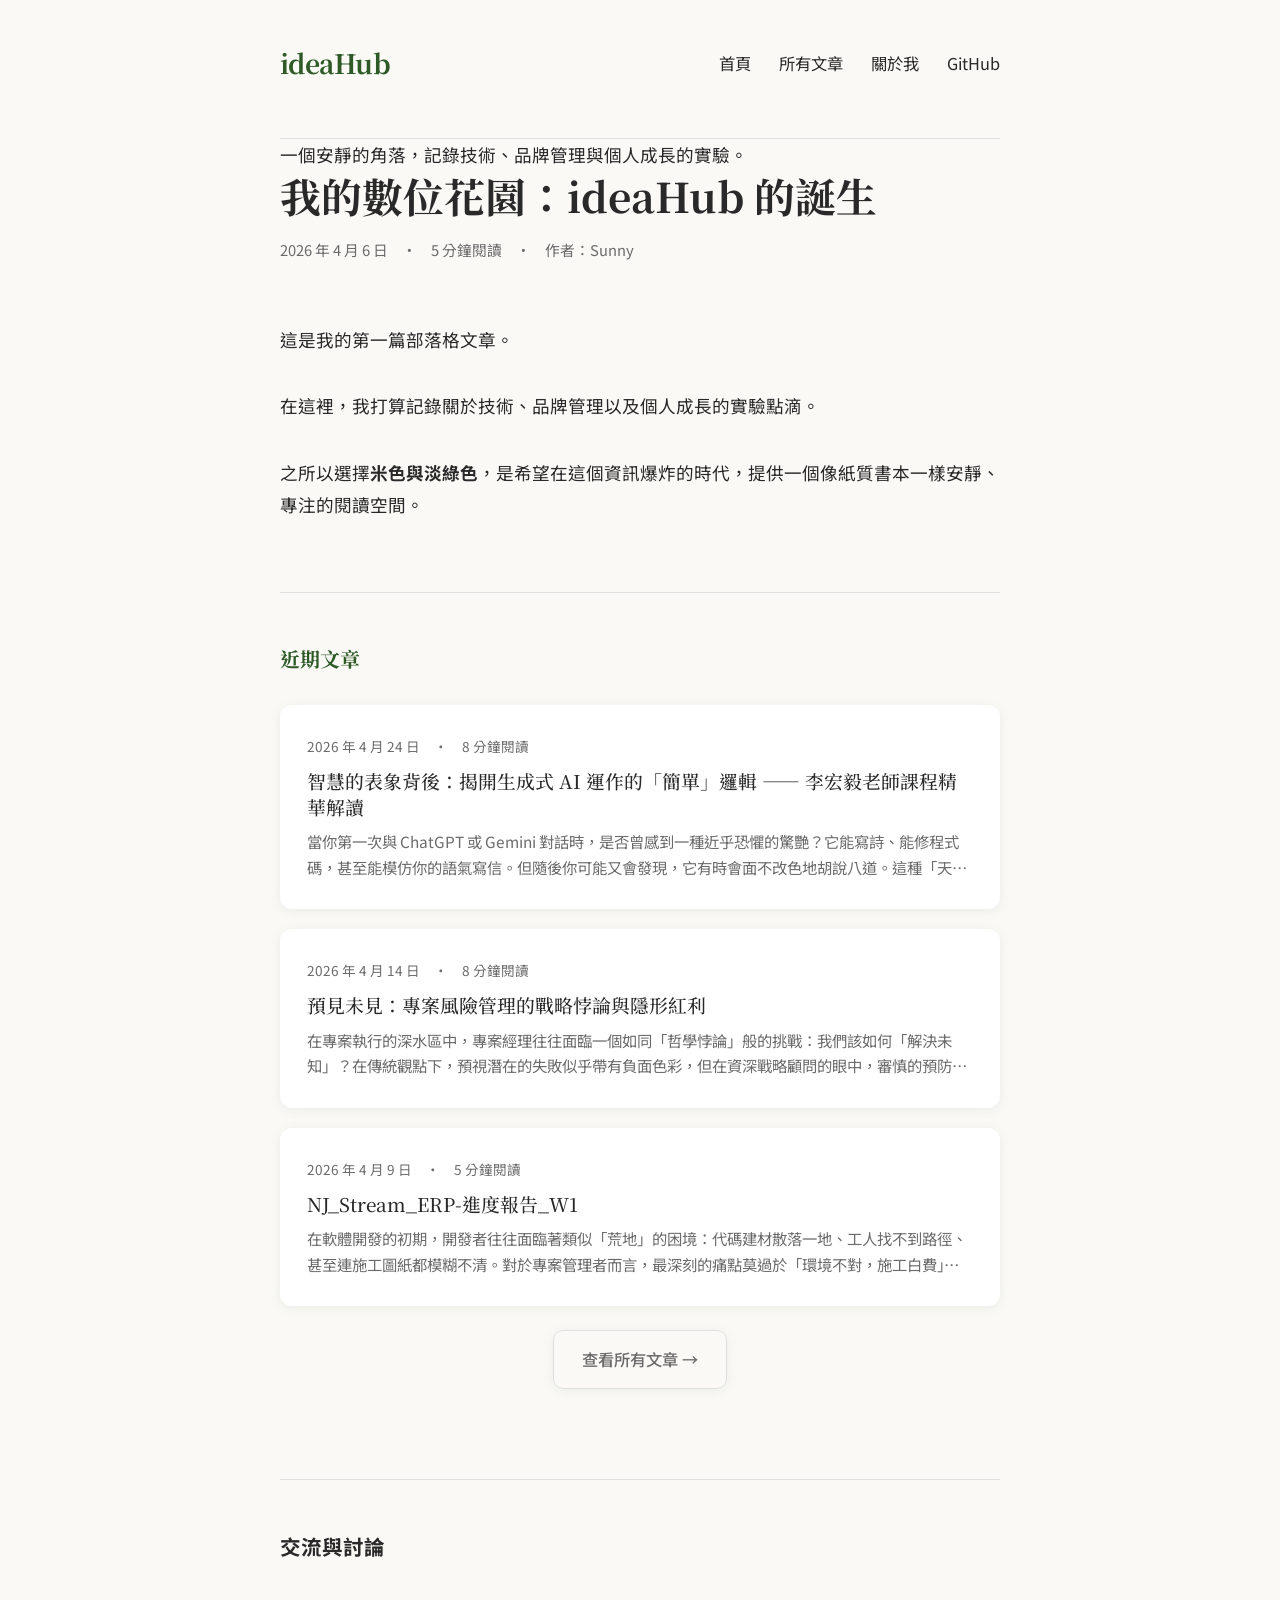
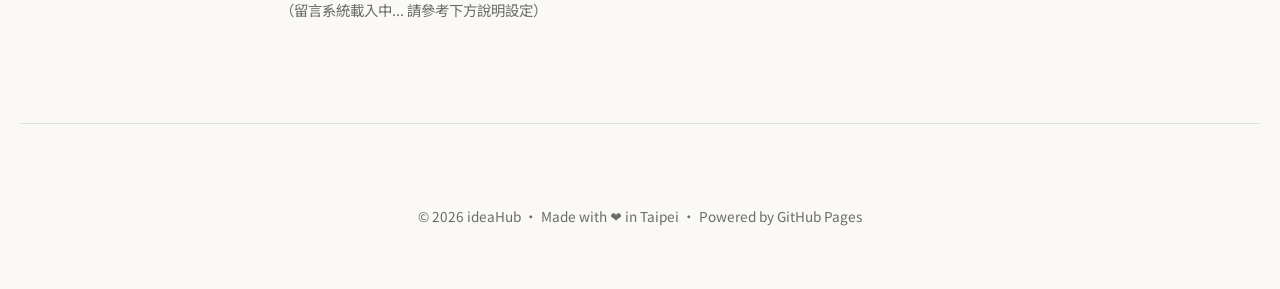
<file: index.html>
<!DOCTYPE html>

<html lang="zh-TW">
<head>
<meta charset="utf-8"/>
<meta content="width=device-width, initial-scale=1.0" name="viewport"/>
<title>ideaHub | 數位花園</title>
<link href="data:image/svg+xml,&lt;svg xmlns=%22http://www.w3.org/2000/svg%22 viewBox=%220 0 100 100%22&gt;&lt;text y=%2290%22 font-size=%2290%22&gt;🌿&lt;/text&gt;&lt;/svg&gt;" rel="icon"/>
<link href="https://fonts.googleapis.com/css2?family=Noto+Sans+TC:wght@300;400&amp;family=Noto+Serif+TC:wght@700&amp;display=swap" rel="stylesheet"/>
<link href="style.css" rel="stylesheet"/>
</head>
<body>
<nav>
<a class="logo" href="index.html">ideaHub</a>
<div class="nav-links">
<a href="index.html">首頁</a>
<a href="archive.html">所有文章</a>
<a href="about.html">關於我</a>
<a href="https://github.com/AH431" rel="noopener" target="_blank">GitHub</a>
</div>
</nav>
<main>
<!-- Hero 區域 -->
<div class="hero">
<p>一個安靜的角落，記錄技術、品牌管理與個人成長的實驗。</p>
</div>
<article>
<header class="post-header">
<h1>我的數位花園：ideaHub 的誕生</h1>
<div class="post-meta">
<span>2026 年 4 月 6 日</span>
<span>•</span>
<span>5 分鐘閱讀</span>
<span>•</span>
<span>作者：Sunny</span>
</span>
</div>
</header>
<section class="post-content">
<p>這是我的第一篇部落格文章。<p></p>在這裡，我打算記錄關於技術、品牌管理以及個人成長的實驗點滴。</p>
<p>之所以選擇<strong>米色與淡綠色</strong>，是希望在這個資訊爆炸的時代，提供一個像紙質書本一樣安靜、專注的閱讀空間。</p>
</section>
</article>
<section class="recent-posts">
<h2>近期文章</h2>
<div class="post-card">
<div class="post-card-meta">
<span>2026 年 4 月 24 日</span>
<span>•</span>
<span>8 分鐘閱讀</span>
</div>
<h3><a href="post7.html">智慧的表象背後：揭開生成式 AI 運作的「簡單」邏輯 —— 李宏毅老師課程精華解讀</a></h3>
<p class="post-card-excerpt">當你第一次與 ChatGPT 或 Gemini 對話時，是否曾感到一種近乎恐懼的驚艷？它能寫詩、能修程式碼，甚至能模仿你的語氣寫信。但隨後你可能又會發現，它有時會面不改色地胡說八道。這種「天才」與「騙子」並存的神祕感，常讓大眾誤以為 AI …</p>
</div>
<div class="post-card">
<div class="post-card-meta">
<span>2026 年 4 月 14 日</span>
<span>•</span>
<span>8 分鐘閱讀</span>
</div>
<h3><a href="post6.html">預見未見：專案風險管理的戰略悖論與隱形紅利</a></h3>
<p class="post-card-excerpt">在專案執行的深水區中，專案經理往往面臨一個如同「哲學悖論」般的挑戰：我們該如何「解決未知」？在傳統觀點下，預視潛在的失敗似乎帶有負面色彩，但在資深戰略顧問的眼中，審慎的預防性思維並非負能量的宣洩，而是一種理性的戰略儲備。風險管理的核心價值，…</p>
</div>
<div class="post-card">
<div class="post-card-meta">
<span>2026 年 4 月 9 日</span>
<span>•</span>
<span>5 分鐘閱讀</span>
</div>
<h3><a href="post5.html">NJ_Stream_ERP-進度報告_W1</a></h3>
<p class="post-card-excerpt">在軟體開發的初期，開發者往往面臨著類似「荒地」的困境：代碼建材散落一地、工人找不到路徑、甚至連施工圖紙都模糊不清。對於專案管理者而言，最深刻的痛點莫過於「環境不對，施工白費」。原本空有代碼建材卻運不進去，指令工人也找不到工地——這正是環境變…</p>
</div>
</section>
<div style="text-align:center; margin: 1.5rem 0 2rem;">
<a href="archive.html" class="btn btn-secondary">查看所有文章 →</a>
</div>
<section id="comment-section">
<h3>交流與討論</h3>
<br/>
<p style="font-size: 0.9rem; color: var(--secondary-text);">（留言系統載入中... 請參考下方說明設定）</p>
</section>
</main>
<footer>
<p>© 2026 ideaHub • Made with ❤️ in Taipei • Powered by GitHub Pages</p>
</footer>
<script data-goatcounter="https://ah431.goatcounter.com/count" async src="//gc.zgo.at/count.js"></script>
</body>
</html>
</file>
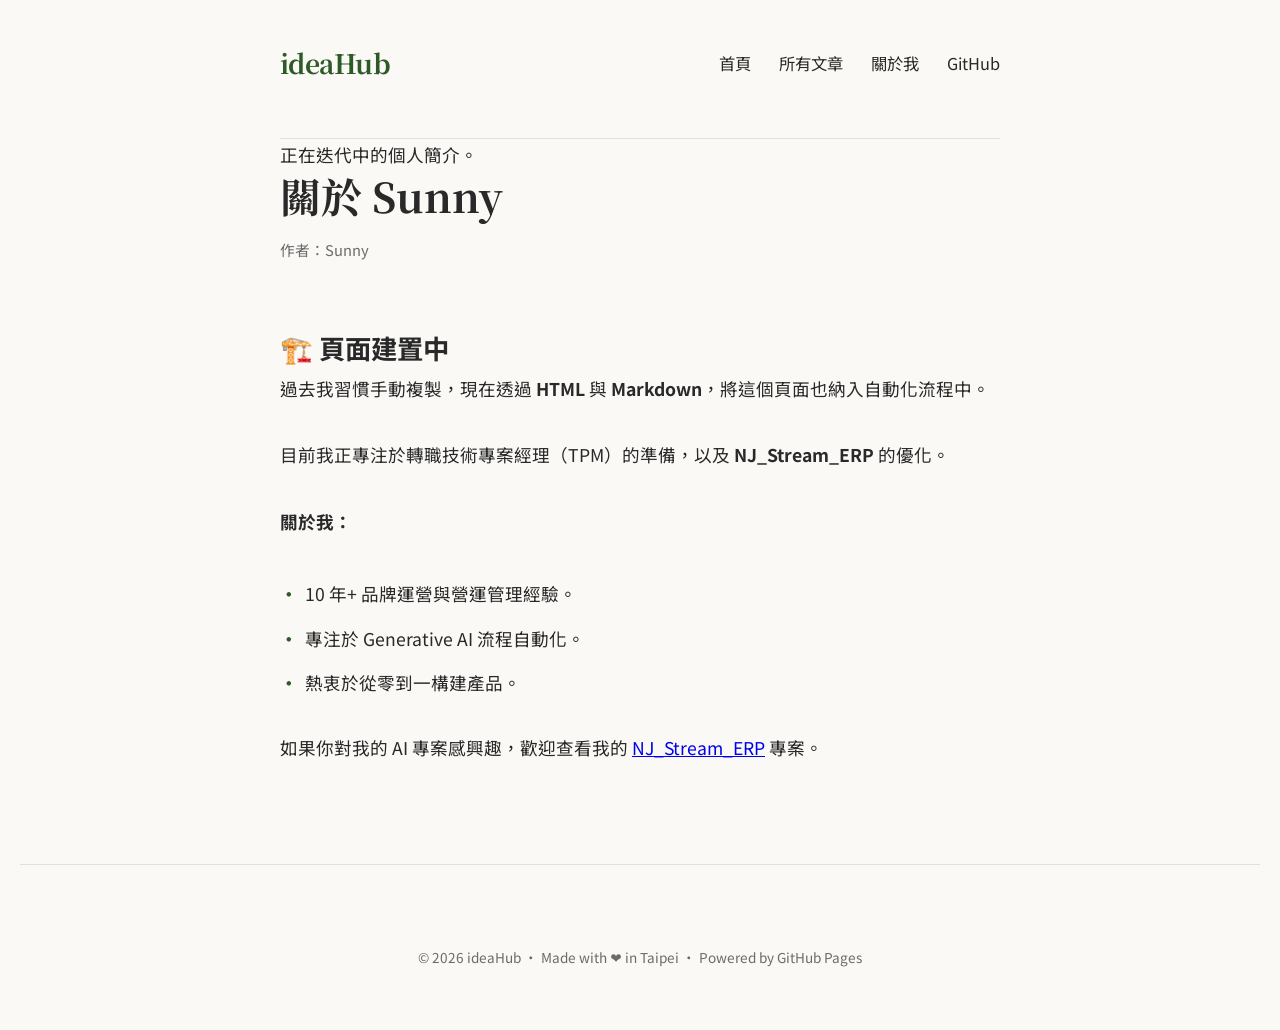
<file: about.html>
<!DOCTYPE html>
<html lang="zh-TW">
<head>
    <meta charset="UTF-8">
    <meta name="viewport" content="width=device-width, initial-scale=1.0">
    <title>ideaHub | 關於我</title>
    <meta name="description" content="正在迭代中的個人簡介">
    <link rel="icon" href="data:image/svg+xml,<svg xmlns=%22http://www.w3.org/2000/svg%22 viewBox=%220 0 100 100%22><text y=%2290%22 font-size=%2290%22>🌿</text></svg>">
    <link href="https://fonts.googleapis.com/css2?family=Noto+Sans+TC:wght@300;400&family=Noto+Serif+TC:wght@700&display=swap" rel="stylesheet">
    <link rel="stylesheet" href="style.css">
</head>
<body>

    <nav>
        <a href="index.html" class="logo">ideaHub</a>
        <div class="nav-links">
            <a href="index.html">首頁</a>
            <a href="archive.html">所有文章</a>
            <a href="about.html">關於我</a>
            <a href="https://github.com/AH431" target="_blank" rel="noopener">GitHub</a>
        </div>
    </nav>

    <main>
        <div class="hero">
            <p>正在迭代中的個人簡介。</p>
        </div>
        <article>
            <header class="post-header">
                <h1>關於 Sunny</h1>
                <div class="post-meta">
                    <span>作者：Sunny</span>
                </div>
            </header>
            <section class="post-content">

                <h2>🏗️ 頁面建置中</h2>
                <p>過去我習慣手動複製，現在透過 <strong>HTML</strong> 與 <strong>Markdown</strong>，將這個頁面也納入自動化流程中。</p>
                <p>目前我正專注於轉職技術專案經理（TPM）的準備，以及 <strong>NJ_Stream_ERP</strong> 的優化。</p>

                <p><strong>關於我：</strong></p>
                <ul>
                    <li>10 年+ 品牌運營與營運管理經驗。</li>
                    <li>專注於 Generative AI 流程自動化。</li>
                    <li>熱衷於從零到一構建產品。</li>
                </ul>

                <p>如果你對我的 AI 專案感興趣，歡迎查看我的 <a href="https://github.com/AH431/NJ_Stream_ERP" target="_blank" rel="noopener">NJ_Stream_ERP</a> 專案。</p>

            </section>
        </article>
    </main>

    <footer>
        <p>&copy; 2026 ideaHub • Made with ❤️ in Taipei • Powered by GitHub Pages</p>
    </footer>

    <script data-goatcounter="https://ah431.goatcounter.com/count" async src="//gc.zgo.at/count.js"></script>
</body>
</html>
</file>
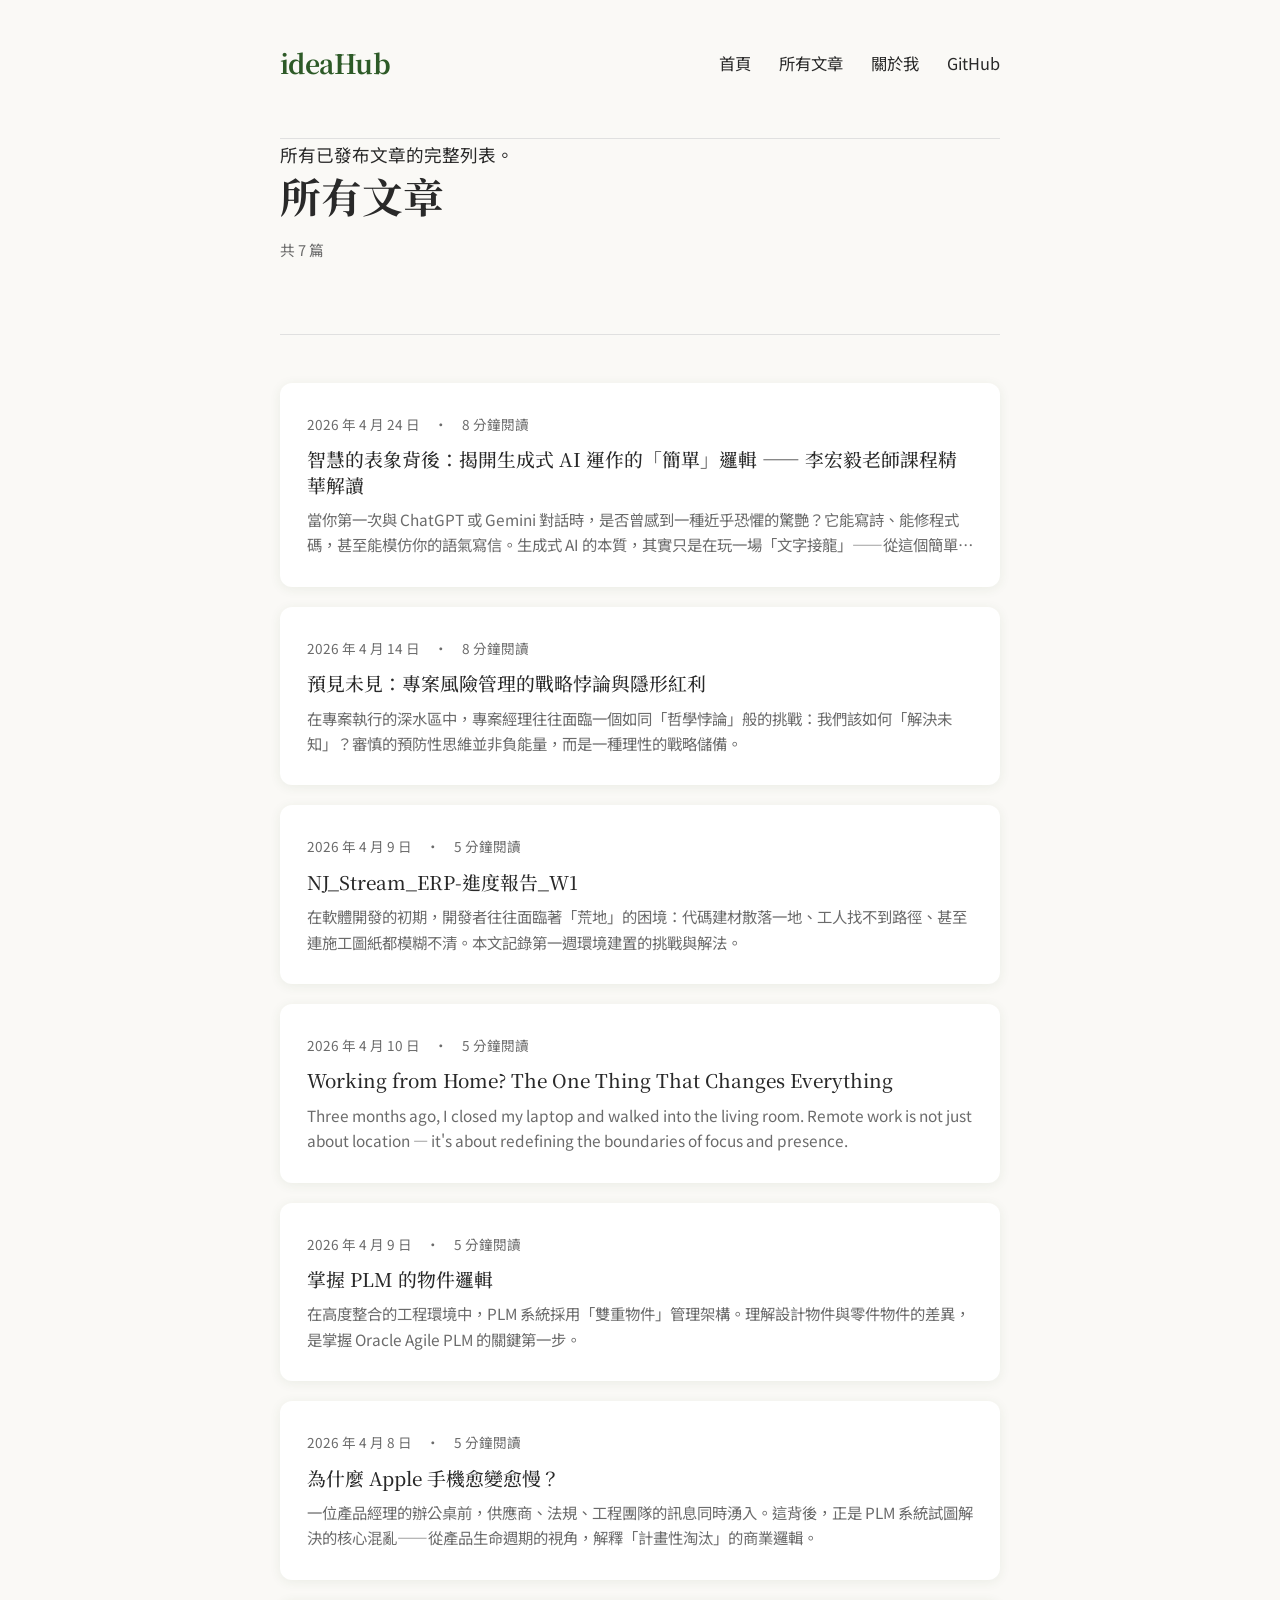
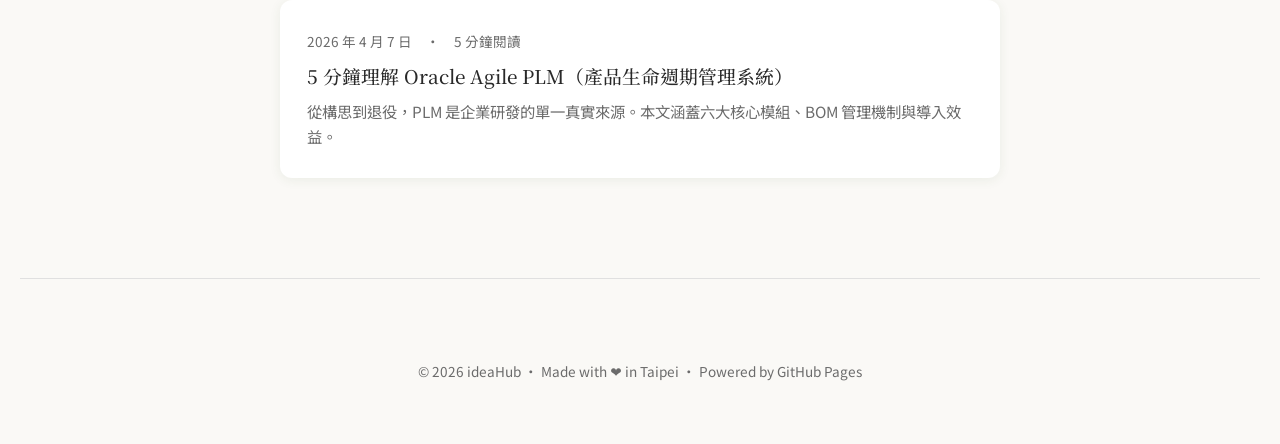
<file: archive.html>
<!DOCTYPE html>
<html lang="zh-TW">
<head>
    <meta charset="UTF-8">
    <meta name="viewport" content="width=device-width, initial-scale=1.0">
    <title>ideaHub | 所有文章</title>
    <link rel="icon" href="data:image/svg+xml,<svg xmlns=%22http://www.w3.org/2000/svg%22 viewBox=%220 0 100 100%22><text y=%2290%22 font-size=%2290%22>🌿</text></svg>">
    <link href="https://fonts.googleapis.com/css2?family=Noto+Sans+TC:wght@300;400&family=Noto+Serif+TC:wght@700&display=swap" rel="stylesheet">
    <link rel="stylesheet" href="style.css">
</head>
<body>

    <nav>
        <a href="index.html" class="logo">ideaHub</a>
        <div class="nav-links">
            <a href="index.html">首頁</a>
            <a href="archive.html">所有文章</a>
            <a href="about.html">關於我</a>
            <a href="https://github.com/AH431" target="_blank" rel="noopener">GitHub</a>
        </div>
    </nav>

    <main>
        <div class="hero">
            <p>所有已發布文章的完整列表。</p>
        </div>
        <article>
            <header class="post-header">
                <h1>所有文章</h1>
                <div class="post-meta">
                    <span>共 7 篇</span>
                </div>
            </header>
        </article>

        <section class="recent-posts">

            <div class="post-card">
                <div class="post-card-meta">
                    <span>2026 年 4 月 24 日</span>
                    <span>•</span>
                    <span>8 分鐘閱讀</span>
                </div>
                <h3><a href="post7.html">智慧的表象背後：揭開生成式 AI 運作的「簡單」邏輯 —— 李宏毅老師課程精華解讀</a></h3>
                <p class="post-card-excerpt">當你第一次與 ChatGPT 或 Gemini 對話時，是否曾感到一種近乎恐懼的驚艷？它能寫詩、能修程式碼，甚至能模仿你的語氣寫信。生成式 AI 的本質，其實只是在玩一場「文字接龍」——從這個簡單概念出發，揭開智慧背後的邏輯。</p>
            </div>

            <div class="post-card">
                <div class="post-card-meta">
                    <span>2026 年 4 月 14 日</span>
                    <span>•</span>
                    <span>8 分鐘閱讀</span>
                </div>
                <h3><a href="post6.html">預見未見：專案風險管理的戰略悖論與隱形紅利</a></h3>
                <p class="post-card-excerpt">在專案執行的深水區中，專案經理往往面臨一個如同「哲學悖論」般的挑戰：我們該如何「解決未知」？審慎的預防性思維並非負能量，而是一種理性的戰略儲備。</p>
            </div>

            <div class="post-card">
                <div class="post-card-meta">
                    <span>2026 年 4 月 9 日</span>
                    <span>•</span>
                    <span>5 分鐘閱讀</span>
                </div>
                <h3><a href="post5.html">NJ_Stream_ERP-進度報告_W1</a></h3>
                <p class="post-card-excerpt">在軟體開發的初期，開發者往往面臨著「荒地」的困境：代碼建材散落一地、工人找不到路徑、甚至連施工圖紙都模糊不清。本文記錄第一週環境建置的挑戰與解法。</p>
            </div>

            <div class="post-card">
                <div class="post-card-meta">
                    <span>2026 年 4 月 10 日</span>
                    <span>•</span>
                    <span>5 分鐘閱讀</span>
                </div>
                <h3><a href="post4.html">Working from Home? The One Thing That Changes Everything</a></h3>
                <p class="post-card-excerpt">Three months ago, I closed my laptop and walked into the living room. Remote work is not just about location — it's about redefining the boundaries of focus and presence.</p>
            </div>

            <div class="post-card">
                <div class="post-card-meta">
                    <span>2026 年 4 月 9 日</span>
                    <span>•</span>
                    <span>5 分鐘閱讀</span>
                </div>
                <h3><a href="post3.html">掌握 PLM 的物件邏輯</a></h3>
                <p class="post-card-excerpt">在高度整合的工程環境中，PLM 系統採用「雙重物件」管理架構。理解設計物件與零件物件的差異，是掌握 Oracle Agile PLM 的關鍵第一步。</p>
            </div>

            <div class="post-card">
                <div class="post-card-meta">
                    <span>2026 年 4 月 8 日</span>
                    <span>•</span>
                    <span>5 分鐘閱讀</span>
                </div>
                <h3><a href="post2.html">為什麼 Apple 手機愈變愈慢？</a></h3>
                <p class="post-card-excerpt">一位產品經理的辦公桌前，供應商、法規、工程團隊的訊息同時湧入。這背後，正是 PLM 系統試圖解決的核心混亂——從產品生命週期的視角，解釋「計畫性淘汰」的商業邏輯。</p>
            </div>

            <div class="post-card">
                <div class="post-card-meta">
                    <span>2026 年 4 月 7 日</span>
                    <span>•</span>
                    <span>5 分鐘閱讀</span>
                </div>
                <h3><a href="post1.html">5 分鐘理解 Oracle Agile PLM（產品生命週期管理系統）</a></h3>
                <p class="post-card-excerpt">從構思到退役，PLM 是企業研發的單一真實來源。本文涵蓋六大核心模組、BOM 管理機制與導入效益。</p>
            </div>

        </section>
    </main>

    <footer>
        <p>&copy; 2026 ideaHub • Made with ❤️ in Taipei • Powered by GitHub Pages</p>
    </footer>

    <script data-goatcounter="https://ah431.goatcounter.com/count" async src="//gc.zgo.at/count.js"></script>
</body>
</html>
</file>
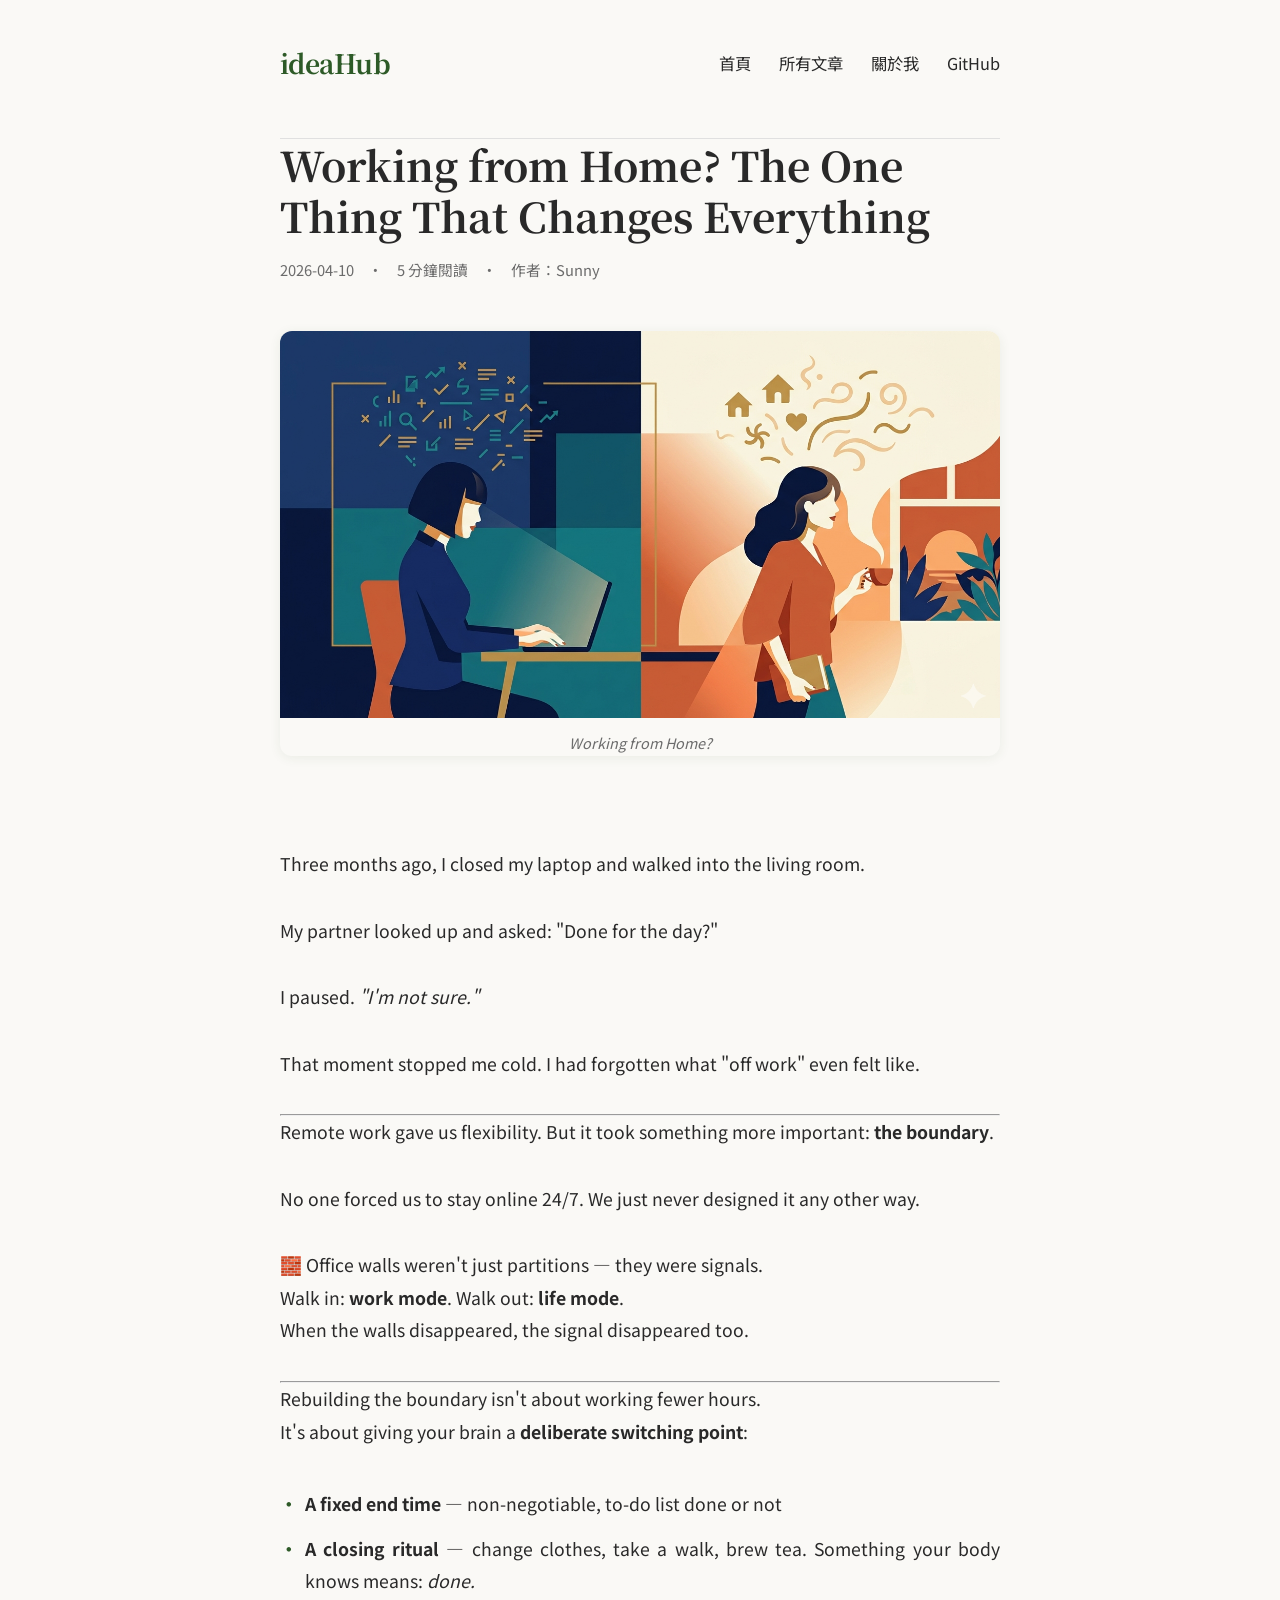
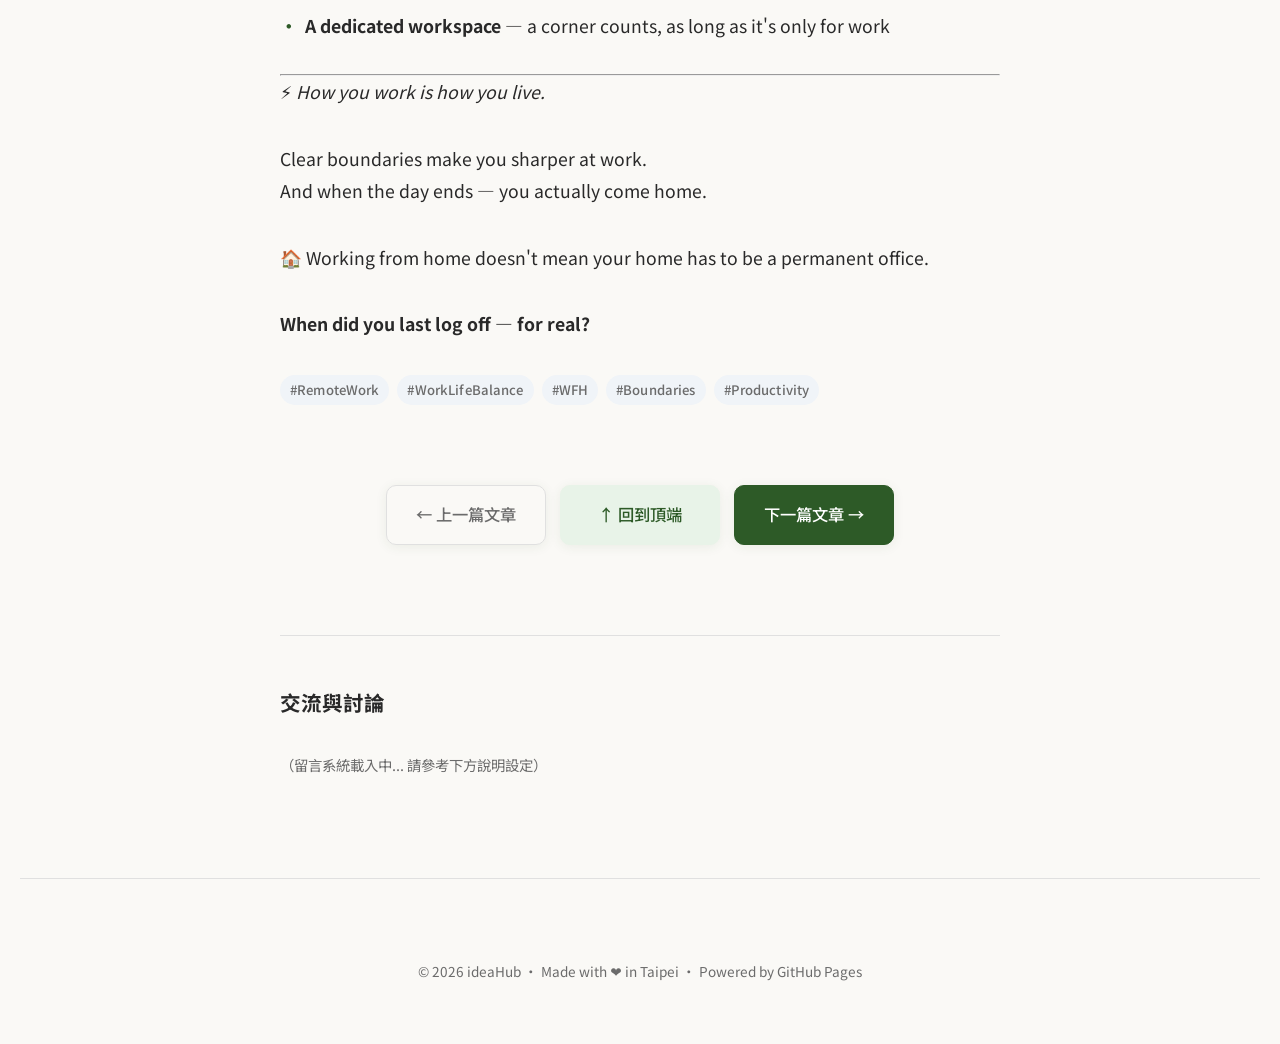
<file: post4.html>
<!DOCTYPE html>
<html lang="zh-TW">
<head>
    <meta charset="UTF-8">
    <meta name="viewport" content="width=device-width, initial-scale=1.0">
    <title>ideaHub | Working from Home? The One Thing That Changes Everything</title>
    <link rel="icon" href="data:image/svg+xml,<svg xmlns=%22http://www.w3.org/2000/svg%22 viewBox=%220 0 100 100%22><text y=%2290%22 font-size=%2290%22>🌿</text></svg>">
    <link href="https://fonts.googleapis.com/css2?family=Noto+Sans+TC:wght@300;400&family=Noto+Serif+TC:wght@700&display=swap" rel="stylesheet">
    <link rel="stylesheet" href="style.css">
</head>
<body>

    <nav>
        <a href="index.html" class="logo">ideaHub</a>
        <div class="nav-links">
            <a href="index.html">首頁</a>
            <a href="archive.html">所有文章</a>
            <a href="about.html">關於我</a>
            <a href="https://github.com/AH431" target="_blank" rel="noopener">GitHub</a>
        </div>
    </nav>

    <main class="article-container">
        <article>
            <header class="post-header">
                <h1>Working from Home? The One Thing That Changes Everything</h1>
                <div class="post-meta">
                    <span>2026-04-10</span>
                    <span>•</span>
                    <span>5 分鐘閱讀</span>
                    <span>•</span>
                    <span>作者：Sunny</span>
                </div>
            </header>

            <!-- Featured Image -->
            <figure class="featured-image">
                <img src="static/WFH.png" alt="Working from Home?概念圖">
                <figcaption>Working from Home?</figcaption>
            </figure>

            <div class="content-layout">

            <!-- HackMD 風格：左側 TOC -->
            <div class="toc-sidebar">
                
            </div>

            <!-- 正文區域 -->
            <div class="post-main-content">
                <section class="post-content">
                    <p>Three months ago, I closed my laptop and walked into the living room.</p>
<p>My partner looked up and asked: "Done for the day?"</p>
<p>I paused. <em>"I'm not sure."</em></p>
<p>That moment stopped me cold. I had forgotten what "off work" even felt like.</p>
<hr/>
<p>Remote work gave us flexibility. But it took something more important: <strong>the boundary</strong>.</p>
<p>No one forced us to stay online 24/7. We just never designed it any other way.</p>
<p>🧱 Office walls weren't just partitions — they were signals.<br/>
Walk in: <strong>work mode</strong>. Walk out: <strong>life mode</strong>.<br/>
When the walls disappeared, the signal disappeared too.</p>
<hr/>
<p>Rebuilding the boundary isn't about working fewer hours.<br/>
It's about giving your brain a <strong>deliberate switching point</strong>:</p>
<ul>
<li><strong>A fixed end time</strong> — non-negotiable, to-do list done or not</li>
<li><strong>A closing ritual</strong> — change clothes, take a walk, brew tea. Something your body knows means: <em>done.</em></li>
<li><strong>A dedicated workspace</strong> — a corner counts, as long as it's only for work</li>
</ul>
<hr/>
<p>⚡ <em>How you work is how you live.</em></p>
<p>Clear boundaries make you sharper at work.<br/>
And when the day ends — you actually come home.</p>
<p>🏠 Working from home doesn't mean your home has to be a permanent office.</p>
<p><strong>When did you last log off — for real?</strong></p>
<p class="post-tags"><span class="post-tag">#RemoteWork</span> <span class="post-tag">#WorkLifeBalance</span> <span class="post-tag">#WFH</span> <span class="post-tag">#Boundaries</span> <span class="post-tag">#Productivity</span></p>
                </section>

                <!-- ==================== 文末區塊 ==================== -->
                <div class="post-footer">
                    <div class="post-navigation">
                        <div class="nav-buttons">
                            <a href="post3.html" class="btn btn-secondary">← 上一篇文章</a>
                            <a href="#" class="btn btn-top">↑ 回到頂端</a>
                            <a href="post5.html" class="btn btn-primary">下一篇文章 →</a>
                        </div>
                    </div>
                </div>

                <section id="comment-section">
                    <h3>交流與討論</h3>
                    <br>
                    <p style="font-size: 0.9rem; color: var(--secondary-text);">（留言系統載入中... 請參考下方說明設定）</p>
                </section>
            </div><!-- end post-main-content -->
            </div><!-- end content-layout -->
        </article>
    </main>

    <footer>
        <p>&copy; 2026 ideaHub • Made with ❤️ in Taipei • Powered by GitHub Pages</p>
    </footer>

    <script data-goatcounter="https://ah431.goatcounter.com/count" async src="//gc.zgo.at/count.js"></script>
</body>
</html>
</file>
<file: style.css>
/* =============================================
   ideaHub — 全域樣式表 (2026版)
   ============================================= */

/* --- CSS 變數 (主題設定) --- */
:root {
    --bg-color: #FAF9F6;
    --text-color: #292929;
    --primary-green: #2D5A27;
    --accent-green: #E8F3E8;
    --secondary-text: #6B6B6B;
    --border-color: #e0e0e0;
    --card-bg: #ffffff;
    --shadow-sm: 0 2px 12px rgba(45, 90, 39, 0.08);
    --shadow-md: 0 10px 25px rgba(45, 90, 39, 0.12);
    --max-width: 720px;
    --font-body: 'Noto Sans TC', system-ui, sans-serif;
    --font-serif: 'Noto Serif TC', Georgia, serif;
    --font-size-base: 1.1rem;
}

/* --- 基底重置與全域樣式 --- */
* {
    margin: 0;
    padding: 0;
    box-sizing: border-box;
}

body {
    background-color: var(--bg-color);
    color: var(--text-color);
    font-family: var(--font-body);
    font-size: var(--font-size-base);
    line-height: 1.8;
    padding: 0 20px;
}

/* --- 導覽列 --- */
nav {
    max-width: var(--max-width);
    margin: 0 auto;
    padding: 40px 0 50px;
    display: flex;
    justify-content: space-between;
    align-items: center;
    border-bottom: 1px solid var(--border-color);
}

.logo {
    font-family: var(--font-serif);
    font-size: 1.65rem;
    color: var(--primary-green);
    text-decoration: none;
    font-weight: 700;
    letter-spacing: -0.02em;
}

.nav-links {
    display: flex;
    gap: 28px;
    font-size: 1.02rem;
}

.nav-links a {
    color: var(--text-color);
    text-decoration: none;
    transition: color 0.25s ease;
}

.nav-links a:hover,
.nav-links a:focus {
    color: var(--primary-green);
}

/* --- 主要容器（非文章頁用） --- */
main {
    max-width: var(--max-width);
    margin: 0 auto;
}

/* --- 文章標頭與 Meta --- */
.post-header {
    margin-bottom: 48px;
}

h1 {
    font-family: var(--font-serif);
    font-size: 2.55rem;
    line-height: 1.25;
    margin-bottom: 16px;
    font-weight: 700;
}

.post-meta {
    color: var(--secondary-text);
    font-size: 0.92rem;
    display: flex;
    flex-wrap: wrap;
    gap: 14px;
    align-items: center;
}

.post-meta span {
    display: inline-flex;
    align-items: center;
}

/* --- 文章內容 --- */
.post-content {
    max-width: 720px;
    margin: 60px auto 0;
    font-size: var(--font-size-base);
    line-height: 1.85;
    text-align: justify;
}

.post-content p {
    margin-bottom: 34px;
}

.post-content h3 {
    font-family: var(--font-serif);
    font-size: 1.28rem;
    color: var(--primary-green);
    margin: 52px 0 16px;
    padding-bottom: 8px;
    border-bottom: 2px solid var(--accent-green);
}

.post-content ul {
    list-style: none;
    margin: 0 0 26px 0;
    padding: 0;
}

.post-content ul li {
    padding: 6px 0 6px 1.4em;
    position: relative;
}

.post-content ul li::before {
    content: '•';
    position: absolute;
    left: 0;
    color: var(--primary-green);
    font-weight: bold;
}

/* 有序清單 */
.post-content ol {
    padding-left: 1.8em;
    margin: 0 0 26px 0;
}

.post-content ol li {
    padding: 6px 0;
    line-height: 1.8;
}

/* Blockquote 樣式（Medium 風格） */
.post-content blockquote {
    border-left: 5px solid var(--primary-green);
    background: var(--accent-green);
    padding: 28px 32px;
    margin: 40px 0;
    border-radius: 0 8px 8px 0;
    color: #3f3f3f;
    font-size: 1.05rem;
    line-height: 1.75;
}

/* --- 表格樣式 --- */
.post-content table {
    width: 100%;
    border-collapse: collapse;
    margin: 32px 0;
    font-size: 0.97rem;
}

.post-content th,
.post-content td {
    border: 1px solid var(--border-color);
    padding: 12px 16px;
    text-align: left;
    vertical-align: top;
}

.post-content th {
    background: var(--accent-green);
    color: var(--primary-green);
    font-weight: 600;
    font-family: var(--font-serif);
}

.post-content tr:nth-child(even) td {
    background: #f9f9f7;
}

/* --- 現代標籤樣式 --- */
.keywords {
    display: flex;
    flex-wrap: wrap;
    gap: 10px;
    margin: 28px 0 32px;
}

.keywords span {
    background: var(--accent-green);
    color: var(--primary-green);
    font-size: 0.86rem;
    padding: 6px 14px;
    border-radius: 9999px;
    white-space: nowrap;
}

/* --- 文章目錄 (Table of Contents) --- */
.toc {
    background: var(--card-bg);
    border: 1px solid var(--border-color);
    border-radius: 10px;
    padding: 24px 22px;
    box-shadow: var(--shadow-sm);
    font-size: 0.97rem;
    position: sticky;
    top: 20px;
    width: 160px;
    margin-left: calc(-160px - 30px); /* 右框線距正文左側 30px */
}

.toc h4 {
    font-family: var(--font-serif);
    font-size: 1.05rem;
    color: var(--primary-green);
    margin-bottom: 14px;
}

.toc ul {
    list-style: none;
}

.toc li {
    padding: 6px 0;
}

.toc a {
    color: var(--secondary-text);
    text-decoration: none;
    transition: color 0.2s ease;
}

.toc a:hover,
.toc a:focus {
    color: var(--primary-green);
}

/* --- 近期文章卡片 --- */
.recent-posts {
    margin-top: 70px;
    padding-top: 48px;
    border-top: 1px solid var(--border-color);
}

.recent-posts h2 {
    font-family: var(--font-serif);
    font-size: 1.25rem;
    color: var(--primary-green);
    margin-bottom: 28px;
}

.post-card {
    background: var(--card-bg);
    padding: 28px 26px;
    border-radius: 12px;
    border: 1px solid transparent;
    margin-bottom: 20px;
    box-shadow: var(--shadow-sm);
    transition: all 0.35s cubic-bezier(0.4, 0, 0.2, 1);
}

.post-card:last-child {
    margin-bottom: 0;
}

.post-card:hover {
    border-color: var(--accent-green);
    box-shadow: var(--shadow-md);
    transform: translateY(-4px);
}

.post-card-meta {
    font-size: 0.85rem;
    color: var(--secondary-text);
    display: flex;
    gap: 14px;
    margin-bottom: 10px;
}

.post-card h3 {
    font-family: var(--font-serif);
    font-size: 1.18rem;
    font-weight: 500;
    margin-bottom: 10px;
    line-height: 1.35;
}

.post-card h3 a {
    color: var(--text-color);
    text-decoration: none;
    transition: color 0.25s ease;
}

.post-card h3 a:hover {
    color: var(--primary-green);
}

.post-card-excerpt {
    font-size: 0.96rem;
    color: var(--secondary-text);
    line-height: 1.65;
    display: -webkit-box;
    -webkit-line-clamp: 2;
    -webkit-box-orient: vertical;
    overflow: hidden;
}

/* --- 訪客計數 --- */
.visitor-stats {
    margin-top: 20px;  /* 數值越大，間隔越開 */
    background: var(--accent-green);
    padding: 8px 18px;
    border-radius: 9999px;
    font-size: 0.9rem;
    color: var(--primary-green);
}

/* 訪客統計群組 */
.visitor-stats-group {
    display: flex;
    flex-wrap: wrap;
    gap: 16px;
    justify-content: center;
    margin-top: 20px;
}

/* --- 留言區 --- */
#comment-section {
    margin-top: 90px;
    padding-top: 48px;
    border-top: 1px solid var(--border-color);
}

/* --- 頁尾 --- */
footer {
    text-align: center;
    padding: 80px 0 60px;
    color: var(--secondary-text);
    font-size: 0.85rem;
    border-top: 1px solid var(--border-color);
    margin-top: 100px;
}

/* --- 響應式調整（小螢幕全域） --- */
@media (max-width: 680px) {
    h1 {
        font-size: 2.1rem;
    }

    nav {
        padding: 28px 0 40px;
        flex-direction: column;
        gap: 20px;
        align-items: flex-start;
    }

    .nav-links {
        gap: 20px;
        font-size: 1rem;
    }

    .post-card {
        padding: 24px 20px;
    }
}

/* --- Focus 可訪問性增強 --- */
a:focus-visible {
    outline: 2px solid var(--primary-green);
    outline-offset: 4px;
    border-radius: 4px;
}

/* ==================== 文章底部導航 ==================== */
.post-navigation {
    margin-bottom: 20px;
}

.nav-buttons {
    display: flex;
    flex-wrap: wrap;
    gap: 14px;
    justify-content: center;
}

.btn {
    display: inline-flex;
    align-items: center;
    justify-content: center;
    padding: 14px 28px;
    border-radius: 10px;
    font-size: 1.02rem;
    font-weight: 500;
    text-decoration: none;
    transition: all 0.35s cubic-bezier(0.4, 0, 0.2, 1);
    box-shadow: var(--shadow-sm);
    min-width: 160px;
    background: var(--card-bg);
    border: 1px solid var(--border-color);
}

.btn:hover {
    transform: translateY(-4px);
    box-shadow: var(--shadow-md);
}

.btn-top      { background: var(--accent-green); color: var(--primary-green); border-color: var(--accent-green); }
.btn-primary  { background: var(--primary-green); color: white; border-color: var(--primary-green); }
.btn-secondary { background: transparent; color: var(--secondary-text); border: 1px solid var(--border-color); }

.btn-top:hover      { background: var(--primary-green); color: white; border-color: var(--primary-green); }
.btn-primary:hover  { background: #23421f; border-color: #23421f; }
.btn-secondary:hover { background: var(--accent-green); color: var(--primary-green); border-color: var(--accent-green); }

/* 喜歡這篇文章按鈕 */
.post-engagement {
    text-align: center;
    margin: 32px 0 40px;
}

.post-engagement p {
    font-size: 1.08rem;
    color: var(--secondary-text);
    margin-bottom: 14px;
}

.like-btn {
    background: var(--accent-green);
    color: var(--primary-green);
    border: none;
    padding: 14px 32px;
    font-size: 1.05rem;
    border-radius: 9999px;
    cursor: pointer;
    transition: all 0.3s ease;
}

.like-btn:hover {
    background: var(--primary-green);
    color: white;
    transform: scale(1.05);
}

/* ==================== HackMD 風格左側 TOC 版面 ==================== */

/* 文章頁最外層容器：置中、限寬 */
.article-container {
    max-width: 1120px;
    margin: 0 auto;
    padding: 0 20px;
    position: relative;
}

/* 正文欄容器：與標題同寬置中 */
.content-layout {
    display: flex;
    align-items: flex-start;
    max-width: 720px;
    margin: 0 auto;
}

/* 左側 TOC 欄：flex 寬度為 0，不擠壓正文欄；align-self: stretch 讓高度撐滿文章，sticky 才有範圍可動 */
.toc-sidebar {
    width: 0;
    flex-shrink: 0;
    overflow: visible;
    align-self: stretch;
}

/* 右側正文欄：填滿 content-layout */
.post-main-content {
    flex: 1;
    min-width: 0;
}

/* Featured Image 與標題：在正文欄內置中，寬度一致 */
.post-header,
.featured-image {
    max-width: 720px;
    margin-left: auto;
    margin-right: auto;
}

.featured-image {
    margin: 36px auto 32px;
    border-radius: 12px;
    overflow: hidden;
    box-shadow: var(--shadow-sm);
}

.featured-image img {
    width: 100%;
    height: auto;
    display: block;
}

.featured-image figcaption {
    text-align: center;
    font-size: 0.9rem;
    color: var(--secondary-text);
    margin-top: 12px;
    font-style: italic;
}

/* Hashtag 關鍵字標籤列 */
.post-tags {
    margin: 32px 0 8px;
    display: flex;
    flex-wrap: wrap;
    gap: 8px;
}

.post-tag {
    display: inline-block;
    padding: 3px 10px;
    border-radius: 20px;
    background: var(--tag-bg, #f0f4f8);
    color: var(--secondary-text, #64748b);
    font-size: 0.82rem;
    font-weight: 500;
    letter-spacing: 0.01em;
}

/* 文末區塊 */
.post-footer {
    max-width: 720px;
    margin: 60px auto 0;
    padding-top: 20px;
}

/* ==================== 響應式 ==================== */

/* 小於 920px：sidebar 收回正文上方，所有寬度重置為全寬 */
@media (max-width: 920px) {
    .content-layout {
        max-width: 100%;
    }

    .toc-sidebar {
        width: 100%;
        overflow: hidden;
        
    }

    .toc {
        position: static;
        width: auto;
        margin-left: 0;
    }

    .post-main-content,
    .post-header,
    .featured-image,
    .post-content,
    .post-footer {
        max-width: 100%;
        margin-left: 0;
        margin-right: 0;
    }
}

/* 小於 600px：按鈕全寬堆疊 */
@media (max-width: 600px) {
    .nav-buttons {
        flex-direction: column;
        align-items: center;
    }

    .btn {
        width: 100%;
        max-width: 320px;
    }
}

/* 移除引言內最後一個段落的下邊距，防止空間重疊 */
.post-content blockquote p:last-child {
    margin-bottom: 0;
}

/* 如果你希望視覺更緊湊，可以微調 blockquote 的 padding 或 margin */
.post-content blockquote {
    padding: 28px 32px 24px; /* 稍微減少一點點底部的內邊距 */
}
</file>
